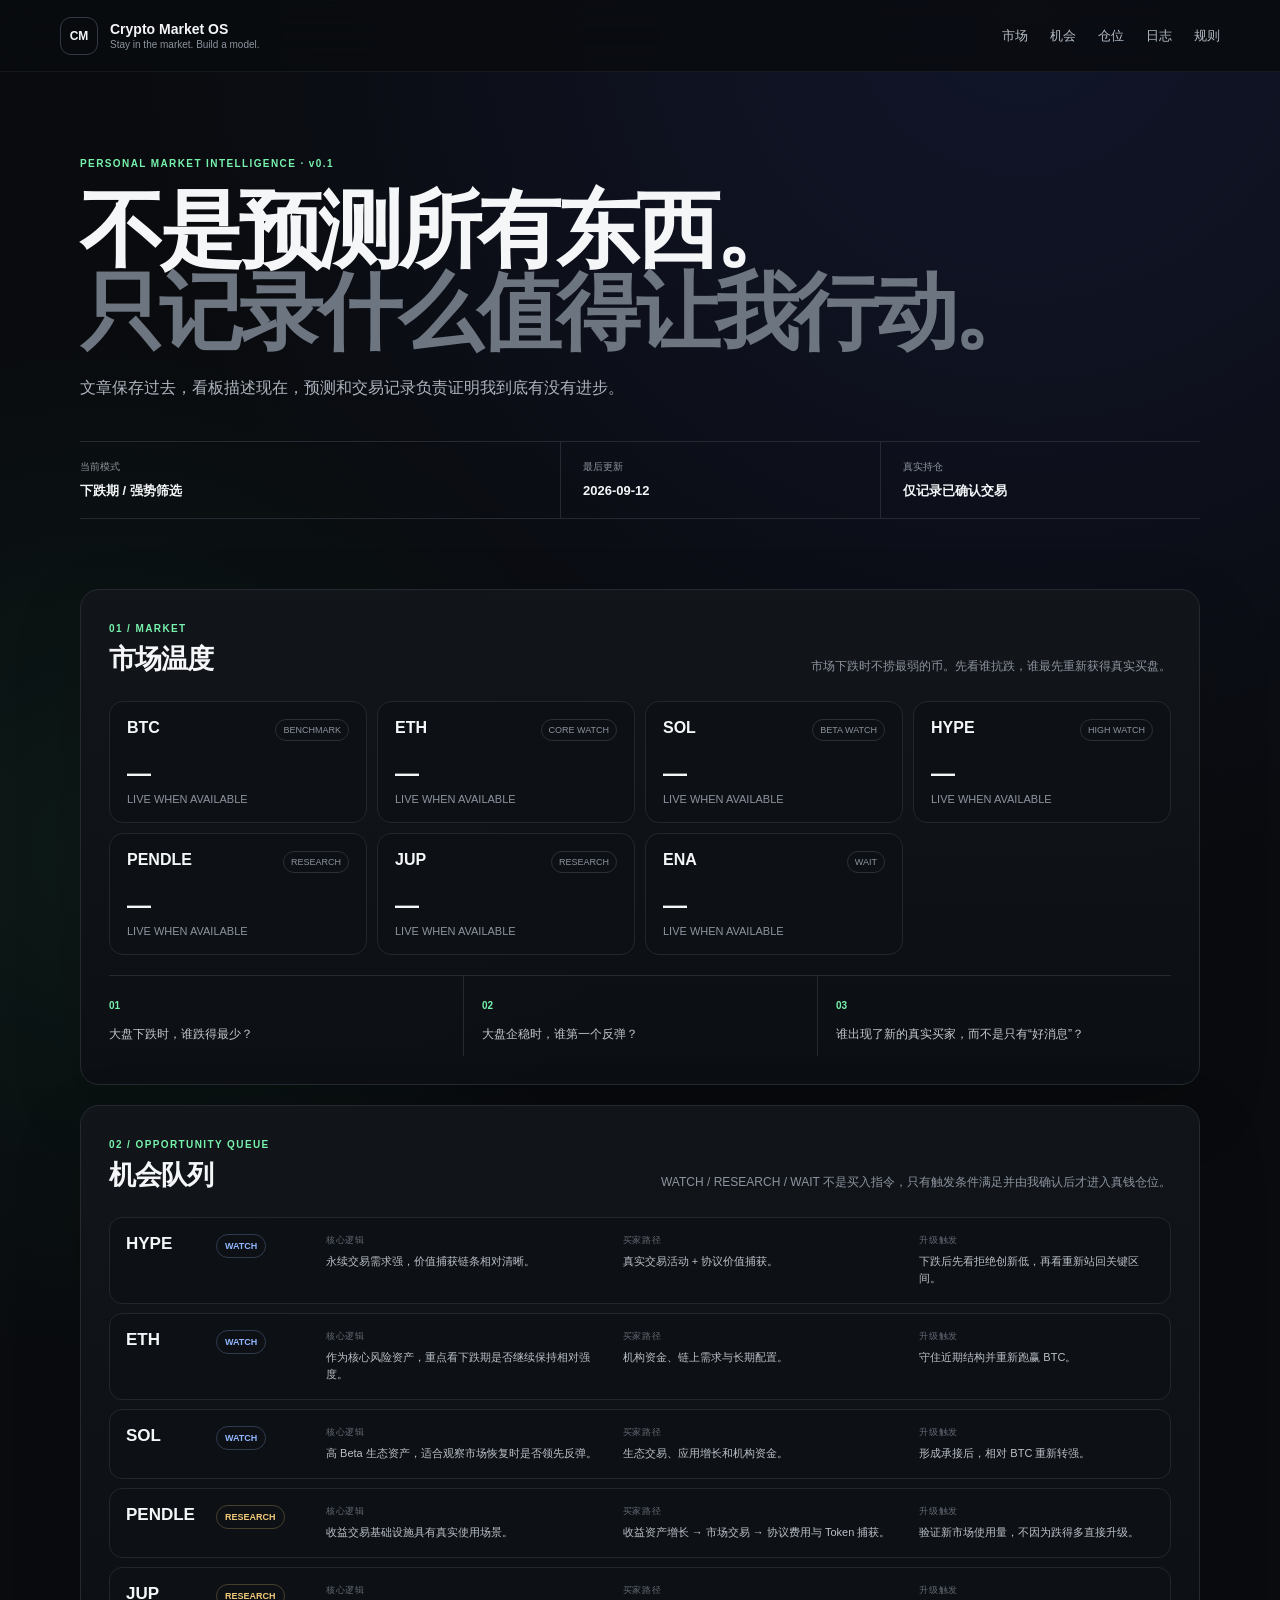
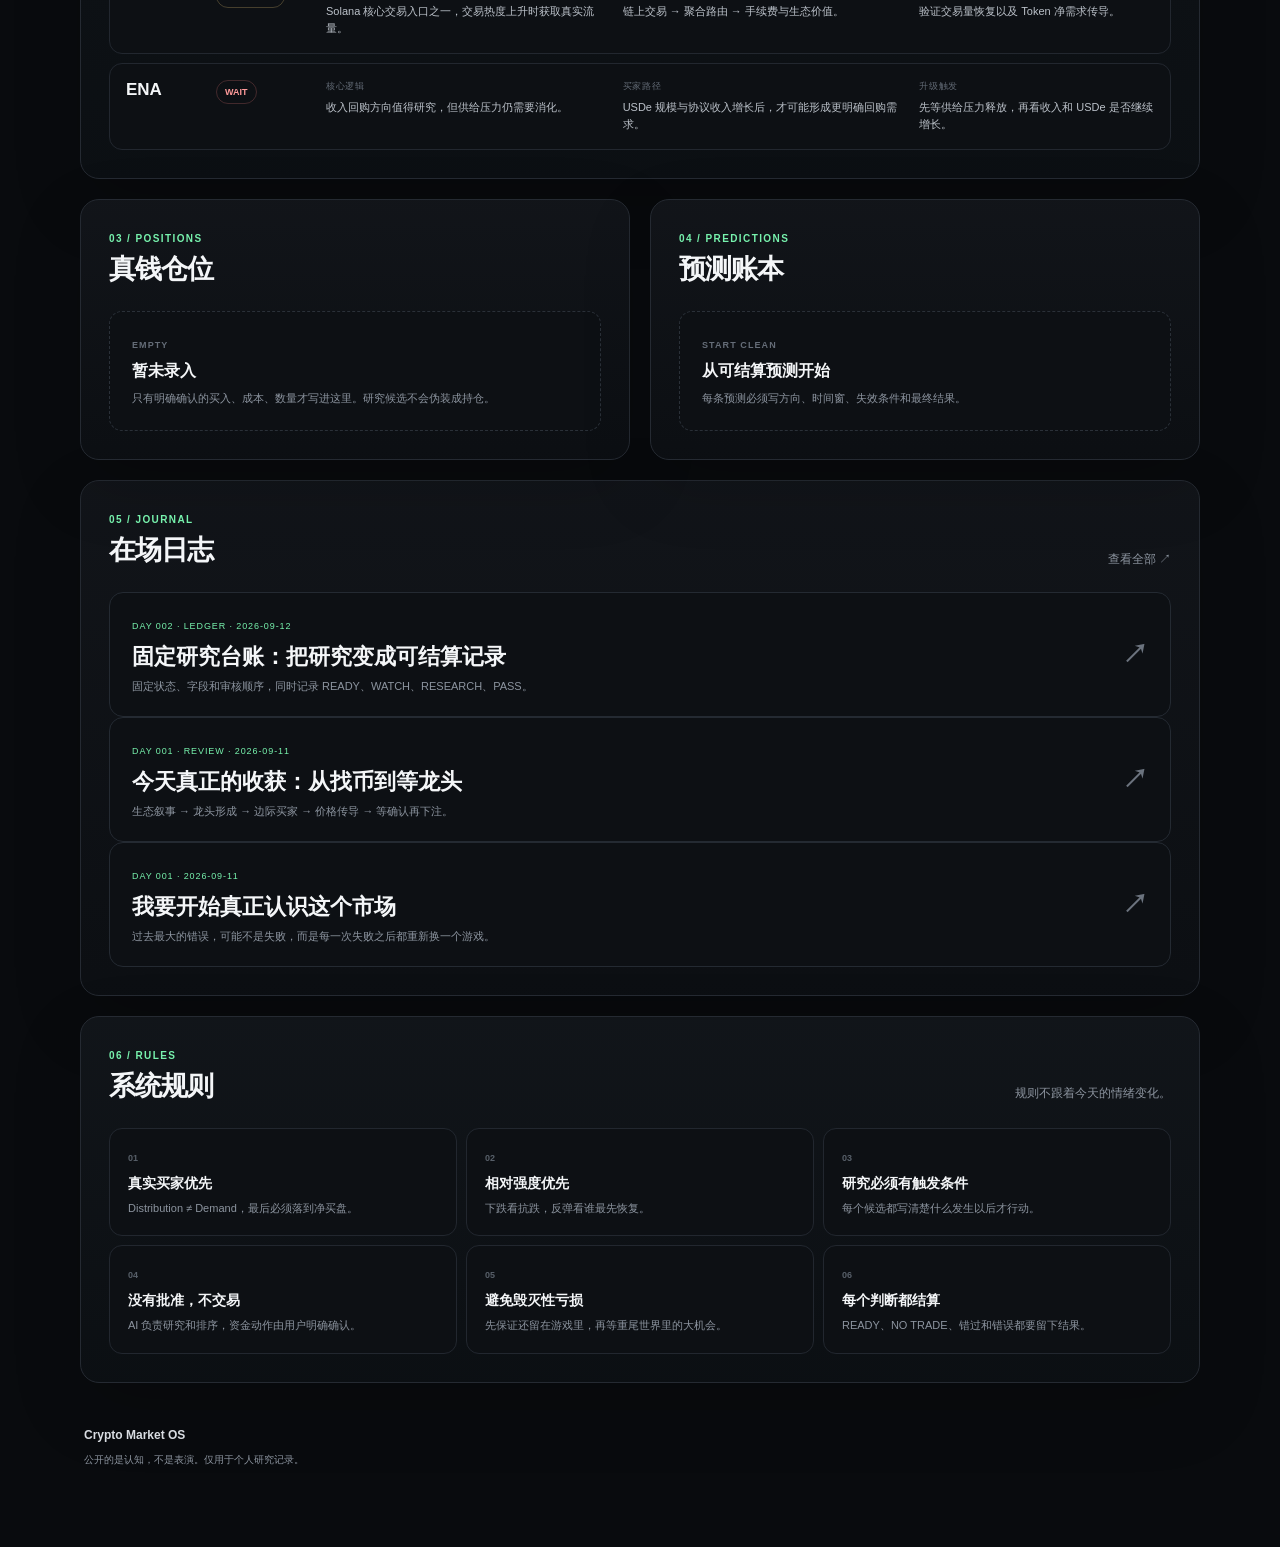
<file: index.html>
<!doctype html>
<html lang="zh-CN">
<head>
  <meta charset="utf-8">
  <meta name="viewport" content="width=device-width,initial-scale=1">
  <meta name="description" content="Crypto Market OS：个人公开市场认知账本、机会队列、预测与复盘。">
  <title>Crypto Market OS</title>
  <link rel="stylesheet" href="styles.css">
</head>
<body>
<header class="topbar">
  <div class="brand">
    <span class="mark">CM</span>
    <div><b>Crypto Market OS</b><small>Stay in the market. Build a model.</small></div>
  </div>
  <nav>
    <a href="#market">市场</a>
    <a href="#queue">机会</a>
    <a href="#positions">仓位</a>
    <a href="#journal">日志</a>
    <a href="#rules">规则</a>
  </nav>
</header>

<main>
<section class="hero">
  <div class="eyebrow">PERSONAL MARKET INTELLIGENCE · v0.1</div>
  <h1>不是预测所有东西。<br><span>只记录什么值得让我行动。</span></h1>
  <p>文章保存过去，看板描述现在，预测和交易记录负责证明我到底有没有进步。</p>

  <div class="meta">
    <div><small>当前模式</small><strong>下跌期 / 强势筛选</strong></div>
    <div><small>最后更新</small><strong>2026-09-12</strong></div>
    <div><small>真实持仓</small><strong>仅记录已确认交易</strong></div>
  </div>
</section>

<section id="market" class="panel">
  <div class="head">
    <div><span>01 / MARKET</span><h2>市场温度</h2></div>
    <p>市场下跌时不捞最弱的币。先看谁抗跌，谁最先重新获得真实买盘。</p>
  </div>

  <div id="prices" class="cards"></div>

  <div class="three">
    <div><b>01</b><p>大盘下跌时，谁跌得最少？</p></div>
    <div><b>02</b><p>大盘企稳时，谁第一个反弹？</p></div>
    <div><b>03</b><p>谁出现了新的真实买家，而不是只有“好消息”？</p></div>
  </div>
</section>

<section id="queue" class="panel">
  <div class="head">
    <div><span>02 / OPPORTUNITY QUEUE</span><h2>机会队列</h2></div>
    <p>WATCH / RESEARCH / WAIT 不是买入指令，只有触发条件满足并由我确认后才进入真钱仓位。</p>
  </div>
  <div id="queueRows"></div>
</section>

<section class="split">
  <section id="positions" class="panel">
    <div class="head"><div><span>03 / POSITIONS</span><h2>真钱仓位</h2></div></div>
    <div class="empty">
      <b>EMPTY</b>
      <h3>暂未录入</h3>
      <p>只有明确确认的买入、成本、数量才写进这里。研究候选不会伪装成持仓。</p>
    </div>
  </section>

  <section class="panel">
    <div class="head"><div><span>04 / PREDICTIONS</span><h2>预测账本</h2></div></div>
    <div class="empty">
      <b>START CLEAN</b>
      <h3>从可结算预测开始</h3>
      <p>每条预测必须写方向、时间窗、失效条件和最终结果。</p>
    </div>
  </section>
</section>

<section id="journal" class="panel">
  <div class="head">
    <div><span>05 / JOURNAL</span><h2>在场日志</h2></div>
    <a href="articles/index.html">查看全部 ↗</a>
  </div>
  <a class="article" href="articles/2026-09-12-ledger.html">
    <div>
      <small>DAY 002 · LEDGER · 2026-09-12</small>
      <h3>固定研究台账：把研究变成可结算记录</h3>
      <p>固定状态、字段和审核顺序，同时记录 READY、WATCH、RESEARCH、PASS。</p>
    </div>
    <strong>↗</strong>
  </a>
  <a class="article" href="articles/2026-09-11-review.html">
    <div>
      <small>DAY 001 · REVIEW · 2026-09-11</small>
      <h3>今天真正的收获：从找币到等龙头</h3>
      <p>生态叙事 → 龙头形成 → 边际买家 → 价格传导 → 等确认再下注。</p>
    </div>
    <strong>↗</strong>
  </a>
  <a class="article" href="articles/2026-09-11-day-1.html">
    <div>
      <small>DAY 001 · 2026-09-11</small>
      <h3>我要开始真正认识这个市场</h3>
      <p>过去最大的错误，可能不是失败，而是每一次失败之后都重新换一个游戏。</p>
    </div>
    <strong>↗</strong>
  </a>
</section>

<section id="rules" class="panel">
  <div class="head">
    <div><span>06 / RULES</span><h2>系统规则</h2></div>
    <p>规则不跟着今天的情绪变化。</p>
  </div>
  <div class="rules">
    <div><b>01</b><h3>真实买家优先</h3><p>Distribution ≠ Demand，最后必须落到净买盘。</p></div>
    <div><b>02</b><h3>相对强度优先</h3><p>下跌看抗跌，反弹看谁最先恢复。</p></div>
    <div><b>03</b><h3>研究必须有触发条件</h3><p>每个候选都写清楚什么发生以后才行动。</p></div>
    <div><b>04</b><h3>没有批准，不交易</h3><p>AI 负责研究和排序，资金动作由用户明确确认。</p></div>
    <div><b>05</b><h3>避免毁灭性亏损</h3><p>先保证还留在游戏里，再等重尾世界里的大机会。</p></div>
    <div><b>06</b><h3>每个判断都结算</h3><p>READY、NO TRADE、错过和错误都要留下结果。</p></div>
  </div>
</section>

<footer>
  <b>Crypto Market OS</b>
  <p>公开的是认知，不是表演。仅用于个人研究记录。</p>
</footer>
</main>

<script src="data.js"></script>
<script src="app.js"></script>
</body>
</html>
</file>
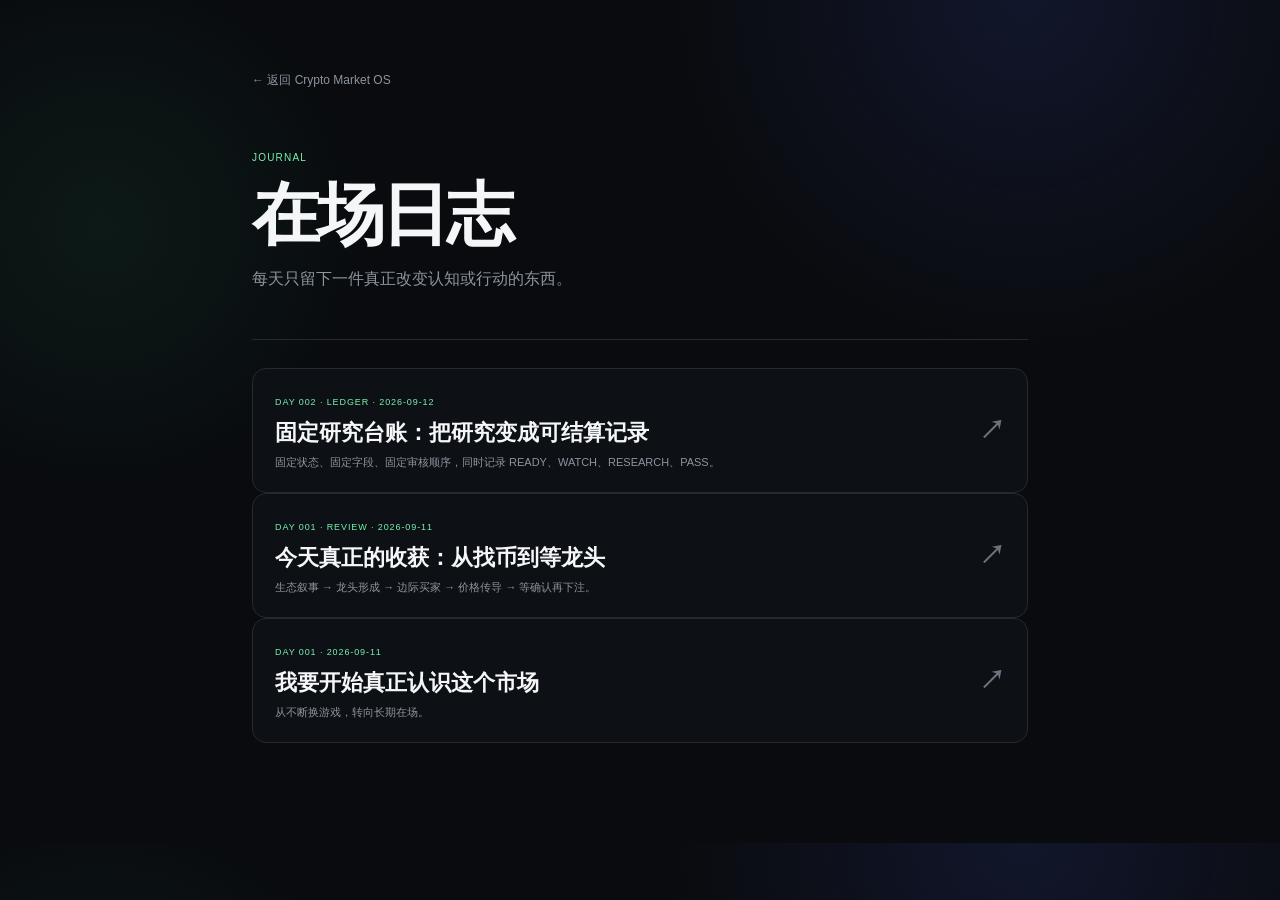
<file: articles/index.html>
<!doctype html><html lang="zh-CN"><head><meta charset="utf-8"><meta name="viewport" content="width=device-width,initial-scale=1"><title>在场日志</title><link rel="stylesheet" href="../styles.css"></head><body><main class="articlePage"><a class="back" href="../index.html">← 返回 Crypto Market OS</a><header class="articleHead"><small>JOURNAL</small><h1>在场日志</h1><p>每天只留下一件真正改变认知或行动的东西。</p></header><section style="padding-top:28px"><a class="article" href="2026-09-12-ledger.html"><div><small>DAY 002 · LEDGER · 2026-09-12</small><h3>固定研究台账：把研究变成可结算记录</h3><p>固定状态、固定字段、固定审核顺序，同时记录 READY、WATCH、RESEARCH、PASS。</p></div><strong>↗</strong></a><a class="article" href="2026-09-11-review.html"><div><small>DAY 001 · REVIEW · 2026-09-11</small><h3>今天真正的收获：从找币到等龙头</h3><p>生态叙事 → 龙头形成 → 边际买家 → 价格传导 → 等确认再下注。</p></div><strong>↗</strong></a><a class="article" href="2026-09-11-day-1.html"><div><small>DAY 001 · 2026-09-11</small><h3>我要开始真正认识这个市场</h3><p>从不断换游戏，转向长期在场。</p></div><strong>↗</strong></a></section></main></body></html>
</file>
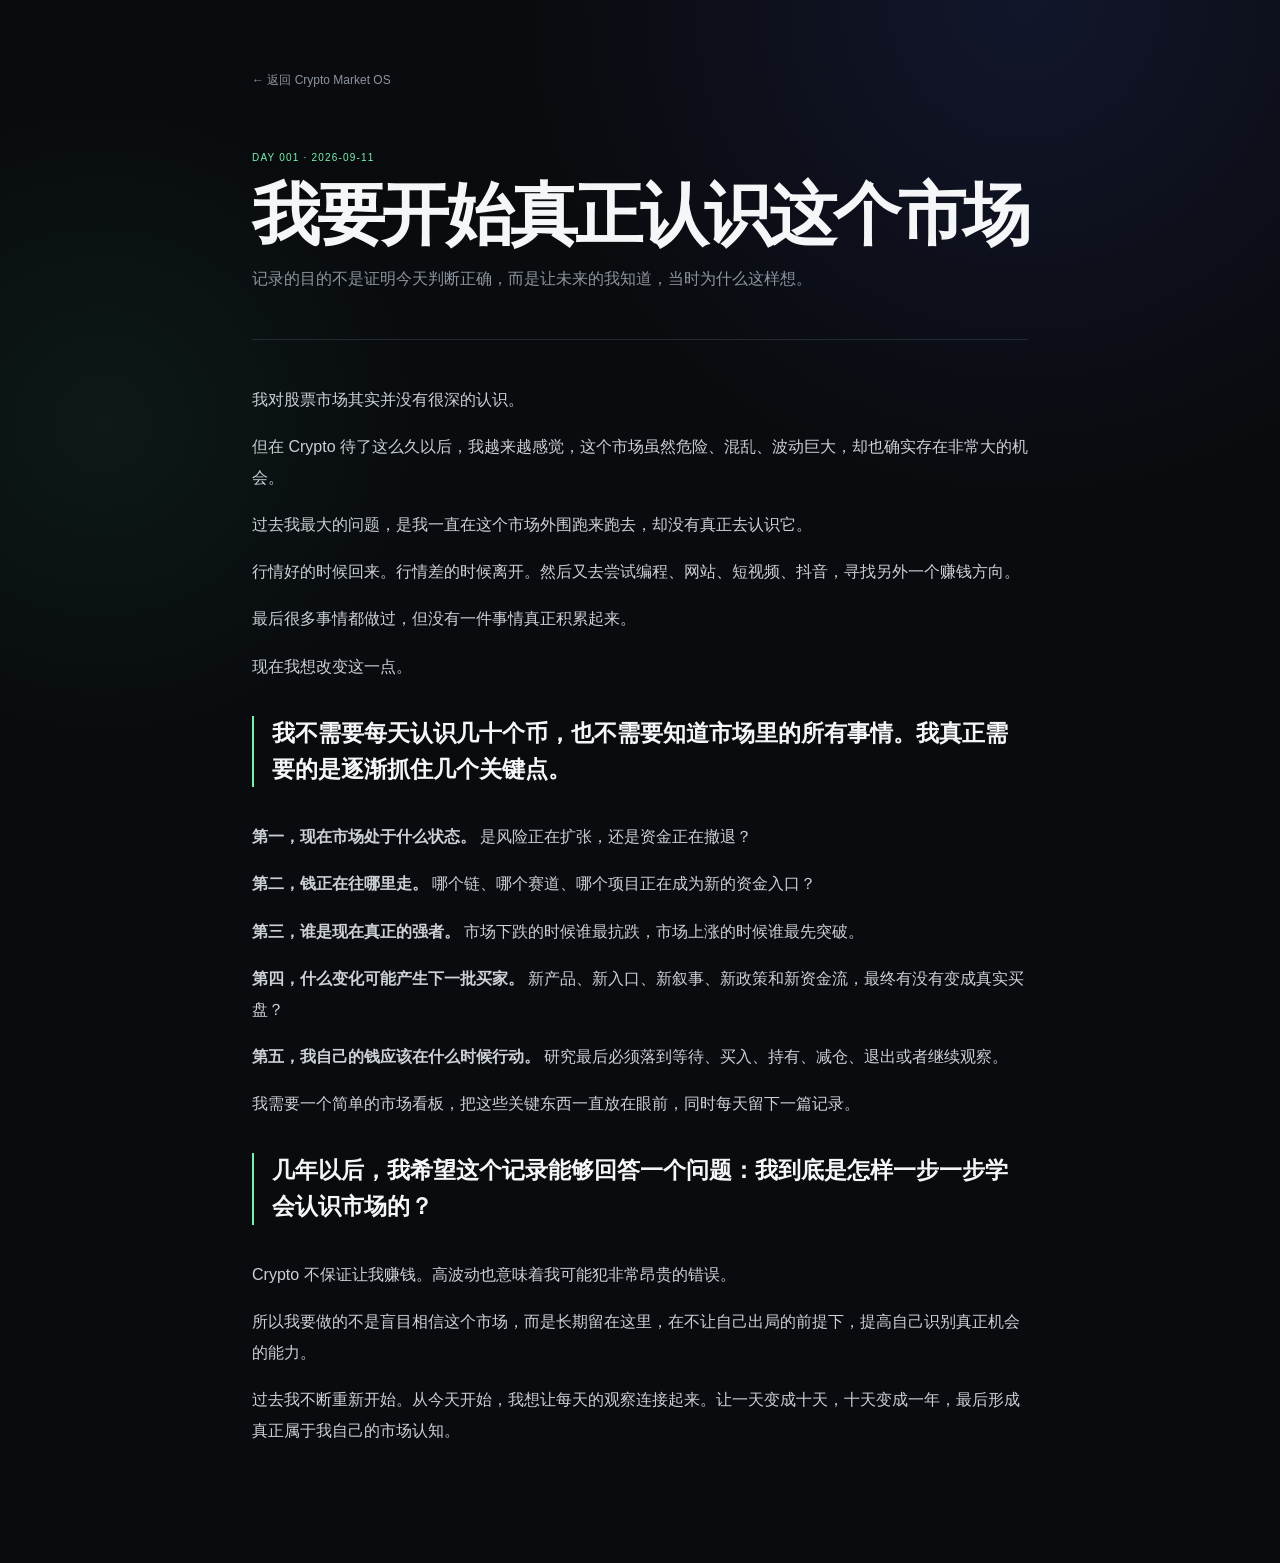
<file: articles/2026-09-11-day-1.html>
<!doctype html>
<html lang="zh-CN">
<head>
<meta charset="utf-8"><meta name="viewport" content="width=device-width,initial-scale=1">
<title>Day 1：我要开始真正认识这个市场</title>
<link rel="stylesheet" href="../styles.css">
</head>
<body>
<main class="articlePage">
<a class="back" href="../index.html">← 返回 Crypto Market OS</a>
<header class="articleHead">
<small>DAY 001 · 2026-09-11</small>
<h1>我要开始真正认识这个市场</h1>
<p>记录的目的不是证明今天判断正确，而是让未来的我知道，当时为什么这样想。</p>
</header>
<article class="articleBody">
<p>我对股票市场其实并没有很深的认识。</p>
<p>但在 Crypto 待了这么久以后，我越来越感觉，这个市场虽然危险、混乱、波动巨大，却也确实存在非常大的机会。</p>
<p>过去我最大的问题，是我一直在这个市场外围跑来跑去，却没有真正去认识它。</p>
<p>行情好的时候回来。行情差的时候离开。然后又去尝试编程、网站、短视频、抖音，寻找另外一个赚钱方向。</p>
<p>最后很多事情都做过，但没有一件事情真正积累起来。</p>
<p>现在我想改变这一点。</p>
<blockquote>我不需要每天认识几十个币，也不需要知道市场里的所有事情。我真正需要的是逐渐抓住几个关键点。</blockquote>
<p><strong>第一，现在市场处于什么状态。</strong> 是风险正在扩张，还是资金正在撤退？</p>
<p><strong>第二，钱正在往哪里走。</strong> 哪个链、哪个赛道、哪个项目正在成为新的资金入口？</p>
<p><strong>第三，谁是现在真正的强者。</strong> 市场下跌的时候谁最抗跌，市场上涨的时候谁最先突破。</p>
<p><strong>第四，什么变化可能产生下一批买家。</strong> 新产品、新入口、新叙事、新政策和新资金流，最终有没有变成真实买盘？</p>
<p><strong>第五，我自己的钱应该在什么时候行动。</strong> 研究最后必须落到等待、买入、持有、减仓、退出或者继续观察。</p>
<p>我需要一个简单的市场看板，把这些关键东西一直放在眼前，同时每天留下一篇记录。</p>
<blockquote>几年以后，我希望这个记录能够回答一个问题：我到底是怎样一步一步学会认识市场的？</blockquote>
<p>Crypto 不保证让我赚钱。高波动也意味着我可能犯非常昂贵的错误。</p>
<p>所以我要做的不是盲目相信这个市场，而是长期留在这里，在不让自己出局的前提下，提高自己识别真正机会的能力。</p>
<p>过去我不断重新开始。从今天开始，我想让每天的观察连接起来。让一天变成十天，十天变成一年，最后形成真正属于我自己的市场认知。</p>
</article>
</main>
</body>
</html>
</file>
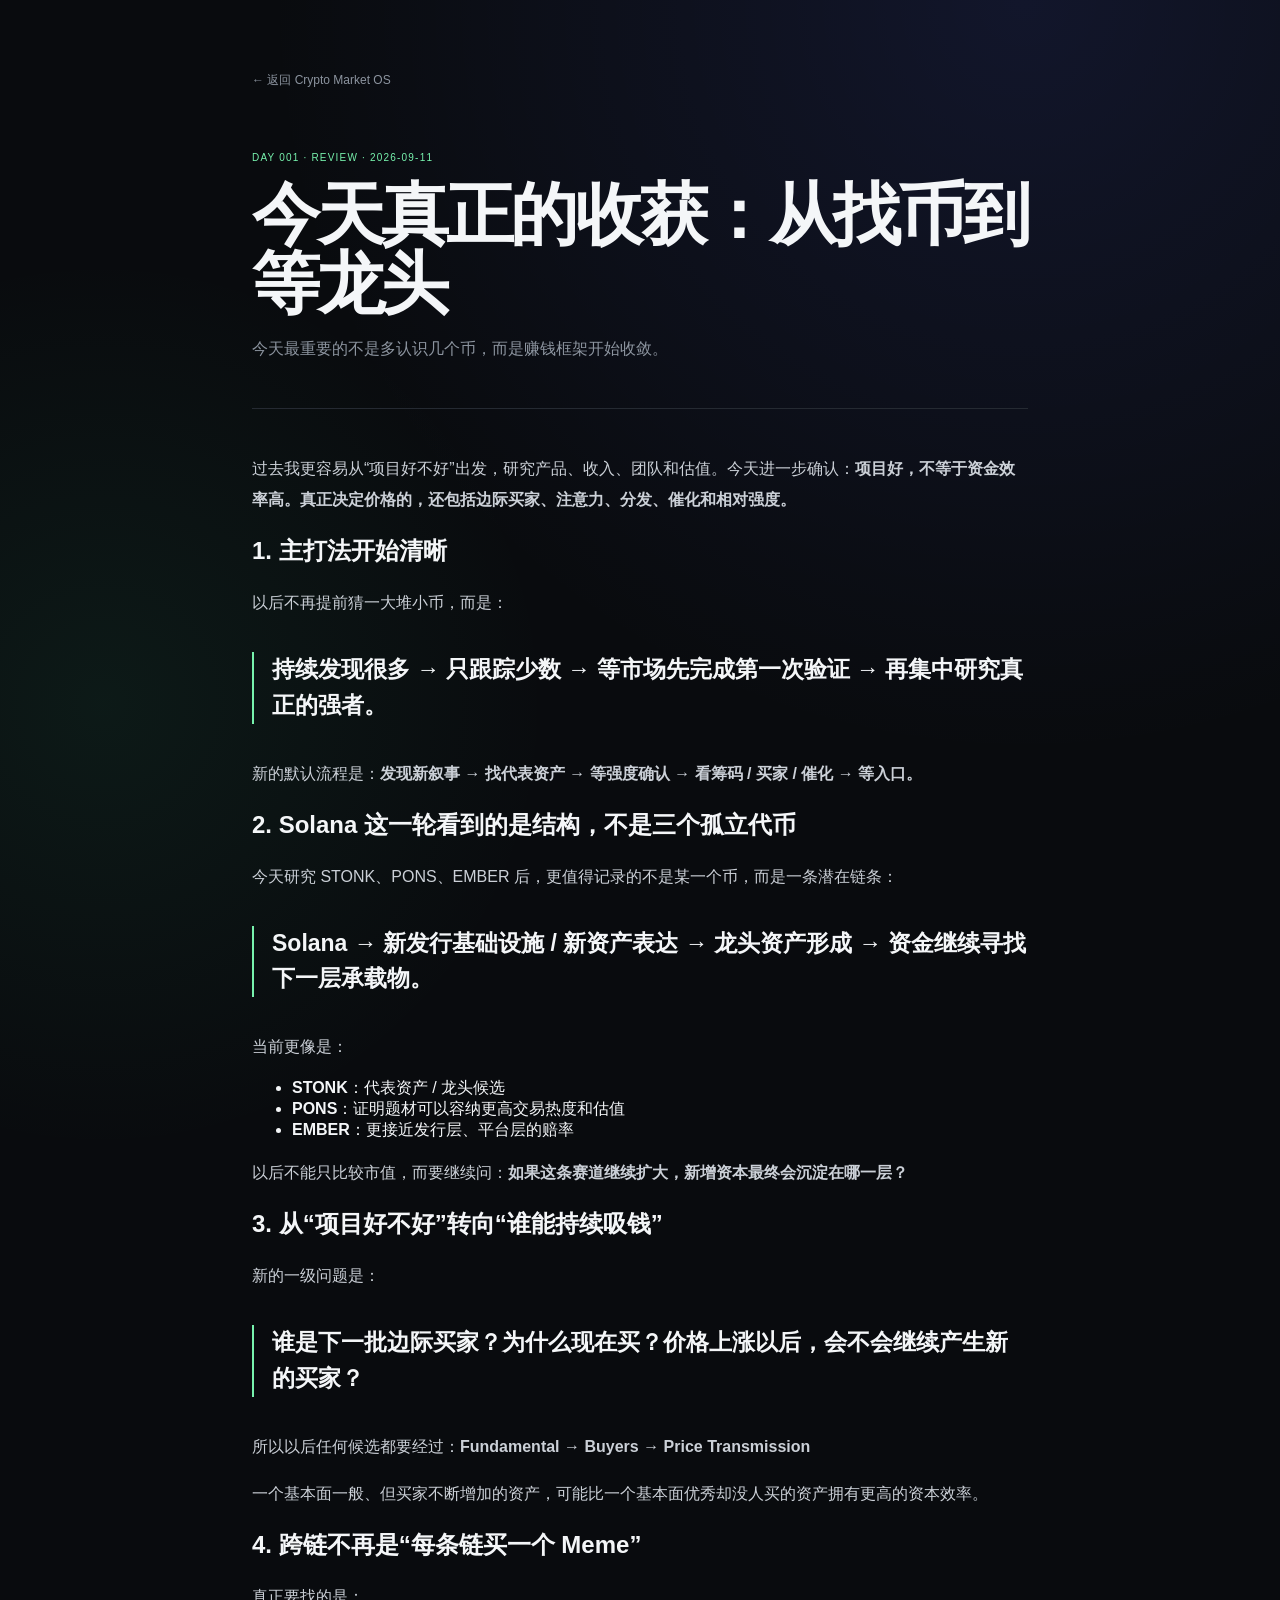
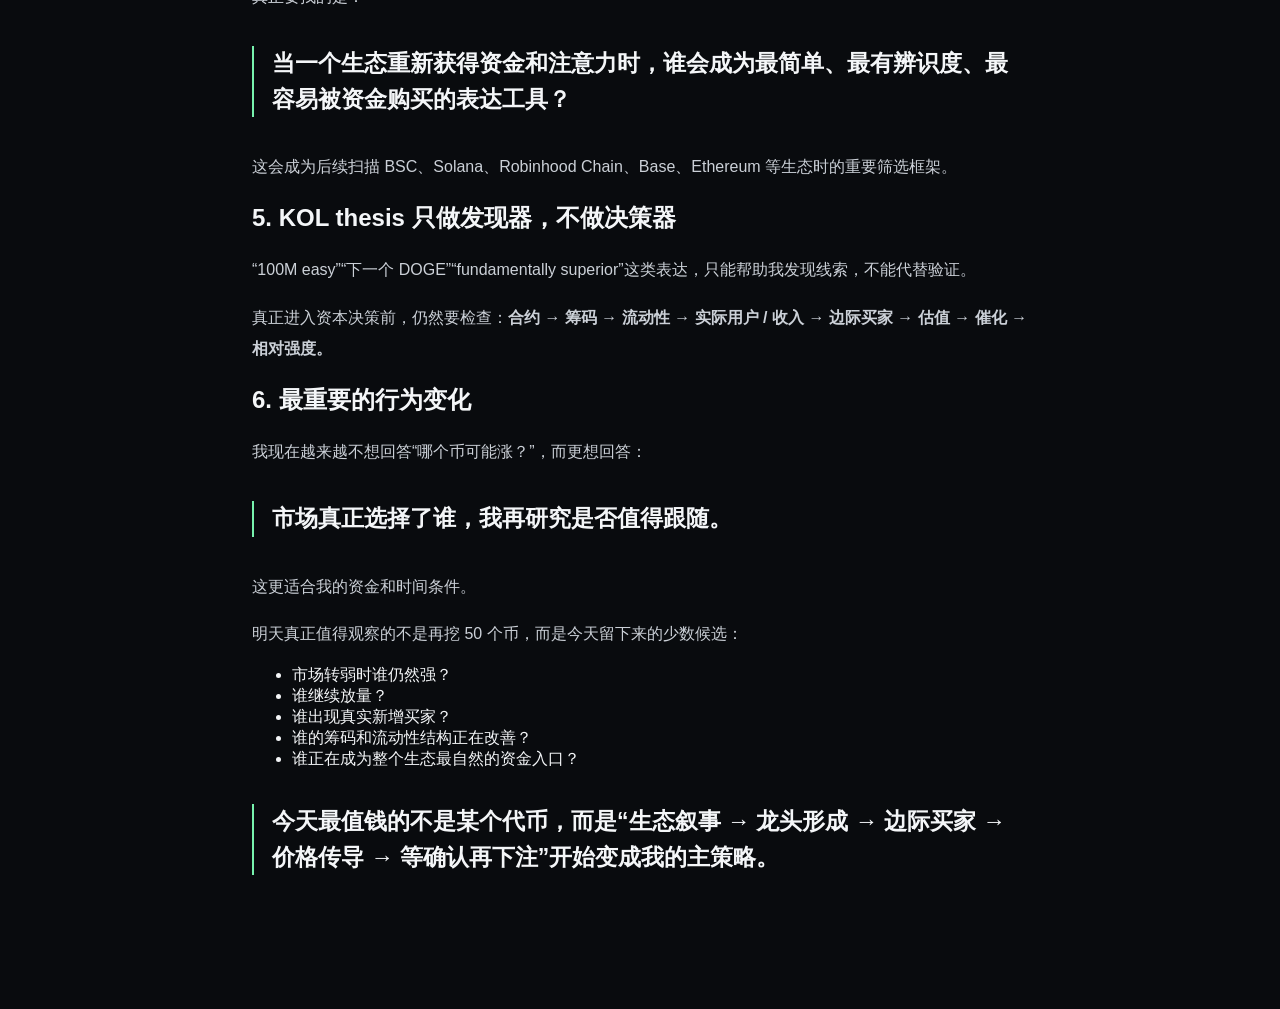
<file: articles/2026-09-11-review.html>
<!doctype html>
<html lang="zh-CN">
<head>
<meta charset="utf-8"><meta name="viewport" content="width=device-width,initial-scale=1">
<title>Day 1 复盘：今天真正的收获</title>
<link rel="stylesheet" href="../styles.css">
</head>
<body>
<main class="articlePage">
<a class="back" href="../index.html">← 返回 Crypto Market OS</a>
<header class="articleHead">
<small>DAY 001 · REVIEW · 2026-09-11</small>
<h1>今天真正的收获：从找币到等龙头</h1>
<p>今天最重要的不是多认识几个币，而是赚钱框架开始收敛。</p>
</header>
<article class="articleBody">
<p>过去我更容易从“项目好不好”出发，研究产品、收入、团队和估值。今天进一步确认：<strong>项目好，不等于资金效率高。真正决定价格的，还包括边际买家、注意力、分发、催化和相对强度。</strong></p>

<h2>1. 主打法开始清晰</h2>
<p>以后不再提前猜一大堆小币，而是：</p>
<blockquote>持续发现很多 → 只跟踪少数 → 等市场先完成第一次验证 → 再集中研究真正的强者。</blockquote>
<p>新的默认流程是：<strong>发现新叙事 → 找代表资产 → 等强度确认 → 看筹码 / 买家 / 催化 → 等入口。</strong></p>

<h2>2. Solana 这一轮看到的是结构，不是三个孤立代币</h2>
<p>今天研究 STONK、PONS、EMBER 后，更值得记录的不是某一个币，而是一条潜在链条：</p>
<blockquote>Solana → 新发行基础设施 / 新资产表达 → 龙头资产形成 → 资金继续寻找下一层承载物。</blockquote>
<p>当前更像是：</p>
<ul>
<li><strong>STONK</strong>：代表资产 / 龙头候选</li>
<li><strong>PONS</strong>：证明题材可以容纳更高交易热度和估值</li>
<li><strong>EMBER</strong>：更接近发行层、平台层的赔率</li>
</ul>
<p>以后不能只比较市值，而要继续问：<strong>如果这条赛道继续扩大，新增资本最终会沉淀在哪一层？</strong></p>

<h2>3. 从“项目好不好”转向“谁能持续吸钱”</h2>
<p>新的一级问题是：</p>
<blockquote>谁是下一批边际买家？为什么现在买？价格上涨以后，会不会继续产生新的买家？</blockquote>
<p>所以以后任何候选都要经过：<strong>Fundamental → Buyers → Price Transmission</strong></p>
<p>一个基本面一般、但买家不断增加的资产，可能比一个基本面优秀却没人买的资产拥有更高的资本效率。</p>

<h2>4. 跨链不再是“每条链买一个 Meme”</h2>
<p>真正要找的是：</p>
<blockquote>当一个生态重新获得资金和注意力时，谁会成为最简单、最有辨识度、最容易被资金购买的表达工具？</blockquote>
<p>这会成为后续扫描 BSC、Solana、Robinhood Chain、Base、Ethereum 等生态时的重要筛选框架。</p>

<h2>5. KOL thesis 只做发现器，不做决策器</h2>
<p>“100M easy”“下一个 DOGE”“fundamentally superior”这类表达，只能帮助我发现线索，不能代替验证。</p>
<p>真正进入资本决策前，仍然要检查：<strong>合约 → 筹码 → 流动性 → 实际用户 / 收入 → 边际买家 → 估值 → 催化 → 相对强度。</strong></p>

<h2>6. 最重要的行为变化</h2>
<p>我现在越来越不想回答“哪个币可能涨？”，而更想回答：</p>
<blockquote><strong>市场真正选择了谁，我再研究是否值得跟随。</strong></blockquote>
<p>这更适合我的资金和时间条件。</p>
<p>明天真正值得观察的不是再挖 50 个币，而是今天留下来的少数候选：</p>
<ul>
<li>市场转弱时谁仍然强？</li>
<li>谁继续放量？</li>
<li>谁出现真实新增买家？</li>
<li>谁的筹码和流动性结构正在改善？</li>
<li>谁正在成为整个生态最自然的资金入口？</li>
</ul>
<blockquote><strong>今天最值钱的不是某个代币，而是“生态叙事 → 龙头形成 → 边际买家 → 价格传导 → 等确认再下注”开始变成我的主策略。</strong></blockquote>
</article>
</main>
</body>
</html>
</file>
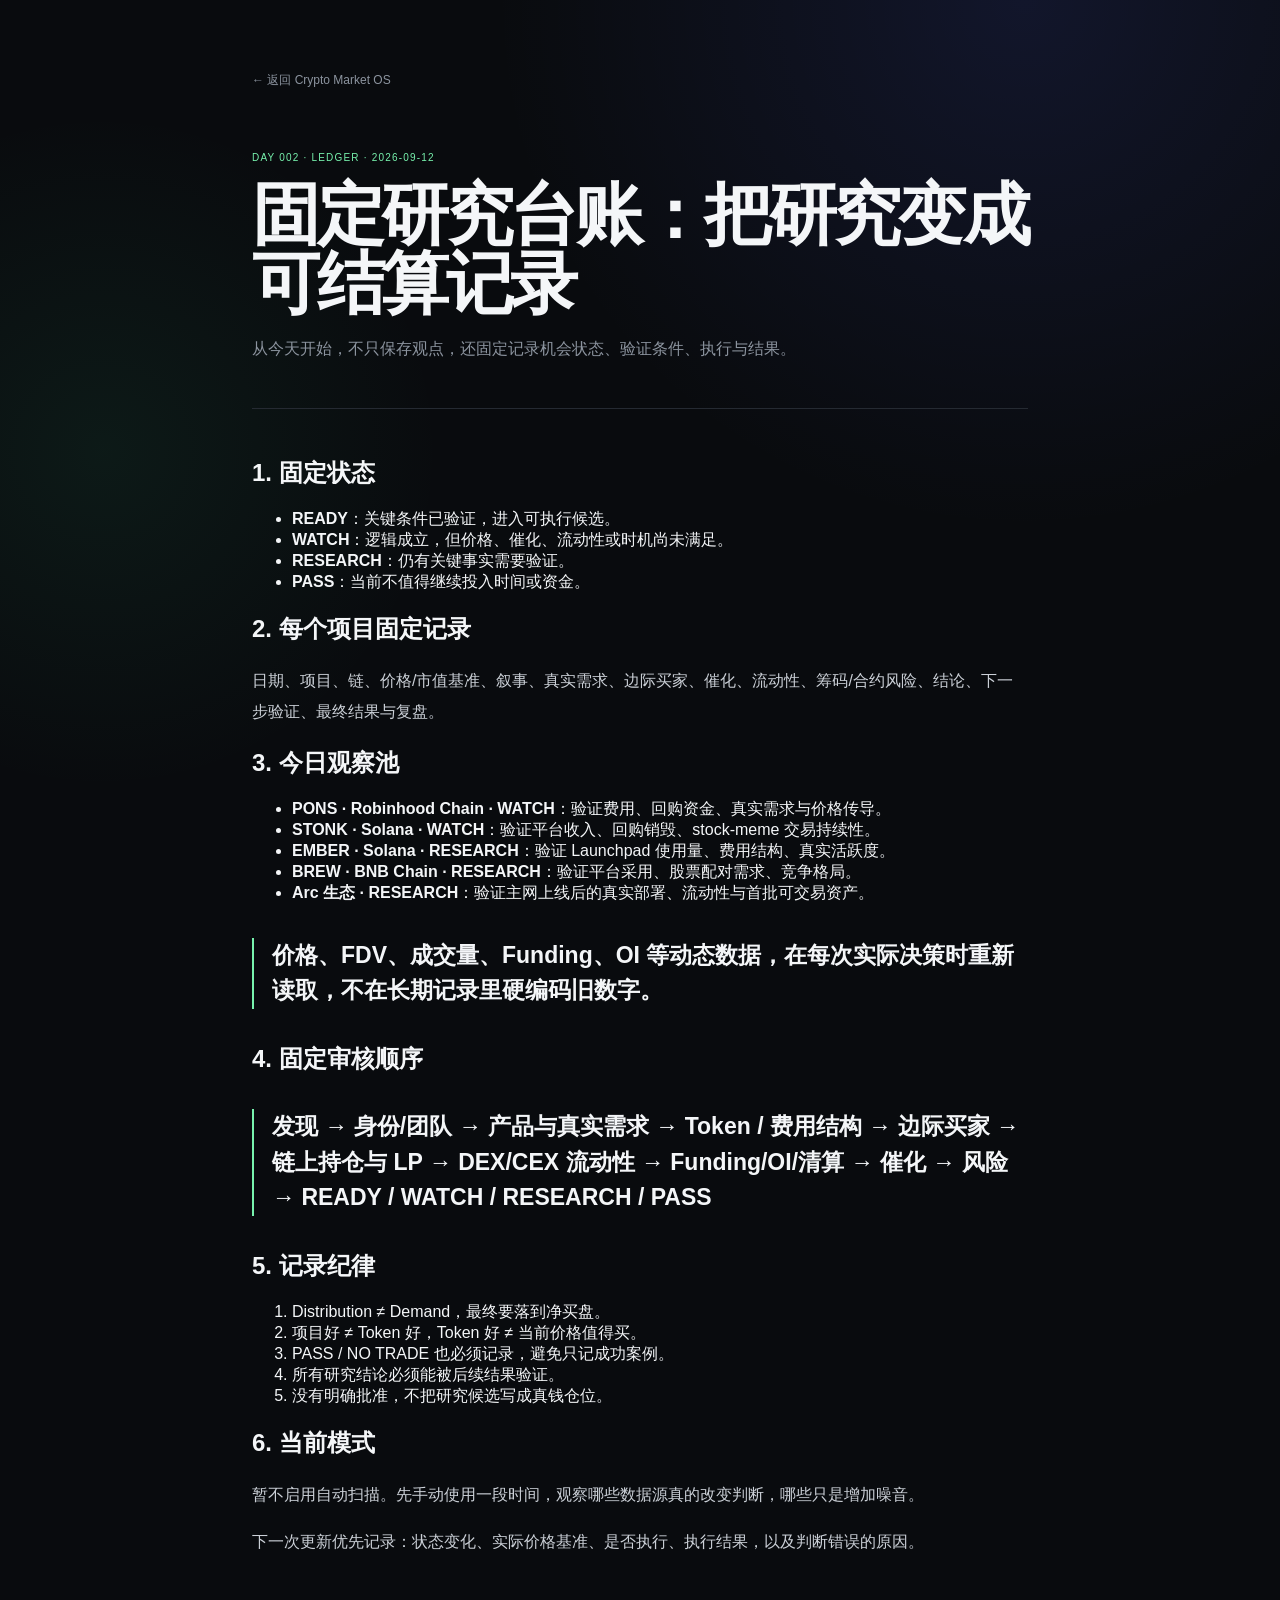
<file: articles/2026-09-12-ledger.html>
<!doctype html>
<html lang="zh-CN">
<head>
<meta charset="utf-8"><meta name="viewport" content="width=device-width,initial-scale=1">
<title>固定研究台账：把研究变成可结算记录</title>
<link rel="stylesheet" href="../styles.css">
</head>
<body>
<main class="articlePage">
<a class="back" href="../index.html">← 返回 Crypto Market OS</a>
<header class="articleHead">
<small>DAY 002 · LEDGER · 2026-09-12</small>
<h1>固定研究台账：把研究变成可结算记录</h1>
<p>从今天开始，不只保存观点，还固定记录机会状态、验证条件、执行与结果。</p>
</header>
<article class="articleBody">
<h2>1. 固定状态</h2>
<ul>
<li><strong>READY</strong>：关键条件已验证，进入可执行候选。</li>
<li><strong>WATCH</strong>：逻辑成立，但价格、催化、流动性或时机尚未满足。</li>
<li><strong>RESEARCH</strong>：仍有关键事实需要验证。</li>
<li><strong>PASS</strong>：当前不值得继续投入时间或资金。</li>
</ul>

<h2>2. 每个项目固定记录</h2>
<p>日期、项目、链、价格/市值基准、叙事、真实需求、边际买家、催化、流动性、筹码/合约风险、结论、下一步验证、最终结果与复盘。</p>

<h2>3. 今日观察池</h2>
<ul>
<li><strong>PONS · Robinhood Chain · WATCH</strong>：验证费用、回购资金、真实需求与价格传导。</li>
<li><strong>STONK · Solana · WATCH</strong>：验证平台收入、回购销毁、stock-meme 交易持续性。</li>
<li><strong>EMBER · Solana · RESEARCH</strong>：验证 Launchpad 使用量、费用结构、真实活跃度。</li>
<li><strong>BREW · BNB Chain · RESEARCH</strong>：验证平台采用、股票配对需求、竞争格局。</li>
<li><strong>Arc 生态 · RESEARCH</strong>：验证主网上线后的真实部署、流动性与首批可交易资产。</li>
</ul>
<blockquote>价格、FDV、成交量、Funding、OI 等动态数据，在每次实际决策时重新读取，不在长期记录里硬编码旧数字。</blockquote>

<h2>4. 固定审核顺序</h2>
<blockquote><strong>发现 → 身份/团队 → 产品与真实需求 → Token / 费用结构 → 边际买家 → 链上持仓与 LP → DEX/CEX 流动性 → Funding/OI/清算 → 催化 → 风险 → READY / WATCH / RESEARCH / PASS</strong></blockquote>

<h2>5. 记录纪律</h2>
<ol>
<li>Distribution ≠ Demand，最终要落到净买盘。</li>
<li>项目好 ≠ Token 好，Token 好 ≠ 当前价格值得买。</li>
<li>PASS / NO TRADE 也必须记录，避免只记成功案例。</li>
<li>所有研究结论必须能被后续结果验证。</li>
<li>没有明确批准，不把研究候选写成真钱仓位。</li>
</ol>

<h2>6. 当前模式</h2>
<p>暂不启用自动扫描。先手动使用一段时间，观察哪些数据源真的改变判断，哪些只是增加噪音。</p>
<p>下一次更新优先记录：状态变化、实际价格基准、是否执行、执行结果，以及判断错误的原因。</p>
</article>
</main>
</body>
</html>
</file>
<file: styles.css>
:root{--bg:#090b0e;--panel:#111419;--panel2:#0d1014;--line:#252a32;--text:#f4f6f8;--muted:#8c949f;--green:#77f2ad;--amber:#f0c978;--blue:#8fb7ff}*{box-sizing:border-box}html{scroll-behavior:smooth}body{margin:0;background:radial-gradient(circle at 80% 0%,rgba(83,101,255,.12),transparent 27%),radial-gradient(circle at 8% 27%,rgba(61,218,147,.07),transparent 20%),var(--bg);color:var(--text);font-family:Inter,-apple-system,BlinkMacSystemFont,"Segoe UI","PingFang SC","Microsoft YaHei",sans-serif}a{color:inherit;text-decoration:none}.topbar{height:72px;position:sticky;top:0;z-index:10;display:flex;align-items:center;padding:0 max(20px,calc((100vw - 1160px)/2));border-bottom:1px solid rgba(255,255,255,.06);background:rgba(9,11,14,.82);backdrop-filter:blur(18px)}.brand{display:flex;align-items:center;gap:12px;margin-right:auto}.mark{width:38px;height:38px;display:grid;place-items:center;border:1px solid #333944;border-radius:11px;font-size:12px;font-weight:900}.brand b{display:block;font-size:14px}.brand small{display:block;color:var(--muted);font-size:10px;margin-top:2px}nav{display:flex;gap:22px;color:#b5bbc4;font-size:13px}main{max-width:1160px;margin:auto;padding:0 20px 70px}.hero{padding:86px 0 50px}.eyebrow,.head span{font-size:10px;letter-spacing:.14em;color:var(--green);font-weight:800}.hero h1{font-size:clamp(48px,7vw,84px);line-height:.98;letter-spacing:-.055em;margin:20px 0}.hero h1 span{color:#6d7580}.hero>p{max-width:720px;color:#aeb5bf;line-height:1.7}.meta{display:grid;grid-template-columns:1.5fr 1fr 1fr;margin-top:40px;border-top:1px solid var(--line);border-bottom:1px solid var(--line)}.meta div{padding:18px 0}.meta div+div{border-left:1px solid var(--line);padding-left:22px}.meta small{display:block;color:var(--muted);font-size:10px;margin-bottom:7px}.meta strong{font-size:13px}.panel{margin-top:20px;padding:28px;border:1px solid var(--line);border-radius:19px;background:linear-gradient(180deg,rgba(18,21,26,.95),rgba(12,15,19,.95));box-shadow:0 24px 70px rgba(0,0,0,.16)}.head{display:flex;justify-content:space-between;gap:20px;align-items:flex-end;margin-bottom:24px}.head h2{font-size:27px;letter-spacing:-.04em;margin:5px 0 0}.head>p{max-width:520px;color:var(--muted);font-size:12px;line-height:1.65;margin:0}.head>a{font-size:12px;color:var(--muted)}.cards{display:grid;grid-template-columns:repeat(4,1fr);gap:10px}.card{background:var(--panel2);border:1px solid #22272f;border-radius:14px;padding:17px}.cardTop{display:flex;justify-content:space-between;gap:10px}.symbol{font-weight:900}.role{font-size:9px;color:var(--muted);border:1px solid #2b3038;border-radius:20px;padding:5px 7px}.price{font-size:24px;font-weight:850;margin:18px 0 6px}.move{font-size:11px;color:var(--muted)}.three{display:grid;grid-template-columns:repeat(3,1fr);margin-top:20px;border-top:1px solid var(--line)}.three div{padding:19px 18px 0 0}.three div+div{border-left:1px solid var(--line);padding-left:18px}.three b{color:var(--green);font-size:10px}.three p{font-size:12px;color:#c3c8cf;line-height:1.6}.queueRow{display:grid;grid-template-columns:75px 95px 1.2fr 1.2fr 1fr;gap:15px;background:var(--panel2);border:1px solid #22272f;border-radius:13px;padding:16px;margin-top:9px}.queueRow .sym{font-weight:900;font-size:17px}.status{font-size:9px;width:max-content;height:max-content;border-radius:20px;padding:6px 8px;font-weight:800}.watch{color:var(--blue);border:1px solid rgba(143,183,255,.25)}.research{color:var(--amber);border:1px solid rgba(240,201,120,.25)}.wait{color:#ff9b9b;border:1px solid rgba(255,130,130,.22)}.q small{display:block;color:#626a75;font-size:9px;letter-spacing:.08em;margin-bottom:6px}.q p{margin:0;color:#bbc1c9;font-size:11px;line-height:1.55}.split{display:grid;grid-template-columns:1fr 1fr;gap:20px}.empty{padding:22px;border:1px dashed #2a3038;border-radius:13px;background:var(--panel2)}.empty>b{font-size:9px;letter-spacing:.12em;color:#656d78}.empty h3{font-size:16px;margin:9px 0 7px}.empty p{font-size:11px;line-height:1.65;color:var(--muted);margin:0}.article{display:flex;justify-content:space-between;align-items:center;background:var(--panel2);border:1px solid #242a32;border-radius:14px;padding:22px}.article small{color:var(--green);font-size:9px;letter-spacing:.1em}.article h3{font-size:22px;margin:9px 0 7px}.article p{color:var(--muted);font-size:11px;margin:0}.article>strong{font-size:26px;color:#6b737e}.rules{display:grid;grid-template-columns:repeat(3,1fr);gap:9px}.rules>div{background:var(--panel2);border:1px solid #22272f;border-radius:13px;padding:18px}.rules b{color:#575f69;font-size:9px}.rules h3{font-size:14px;margin:10px 0 7px}.rules p{color:var(--muted);font-size:11px;line-height:1.6;margin:0}footer{padding:42px 4px 0;color:var(--muted)}footer b{color:#d9dde2;font-size:12px}footer p{font-size:10px}.articlePage{max-width:820px;margin:auto;padding:70px 22px 100px}.back{font-size:12px;color:var(--muted)}.articleHead{padding:58px 0 30px;border-bottom:1px solid var(--line)}.articleHead small{color:var(--green);font-size:10px;letter-spacing:.12em}.articleHead h1{font-size:clamp(42px,7vw,68px);line-height:1.02;letter-spacing:-.05em;margin:15px 0}.articleHead p{color:var(--muted);line-height:1.7}.articleBody{padding-top:28px}.articleBody p{font-size:16px;line-height:1.95;color:#cbd0d7}.articleBody blockquote{font-size:23px;line-height:1.55;font-weight:800;margin:34px 0;padding-left:18px;border-left:2px solid var(--green)}@media(max-width:900px){nav{display:none}.cards{grid-template-columns:1fr 1fr}.split{grid-template-columns:1fr}.queueRow{grid-template-columns:70px 90px 1fr}.queueRow .q:nth-child(n+4){grid-column:3}.rules{grid-template-columns:1fr 1fr}}@media(max-width:600px){main{padding-left:13px;padding-right:13px}.hero{padding-top:55px}.meta{grid-template-columns:1fr}.meta div+div{border-left:0;border-top:1px solid var(--line);padding-left:0}.panel{padding:19px}.head{flex-direction:column;align-items:flex-start}.cards{grid-template-columns:1fr 1fr}.three{grid-template-columns:1fr}.three div+div{border-left:0;border-top:1px solid var(--line);padding-left:0}.queueRow{grid-template-columns:1fr 1fr}.queueRow .q{grid-column:1/-1!important}.rules{grid-template-columns:1fr}}
</file>
